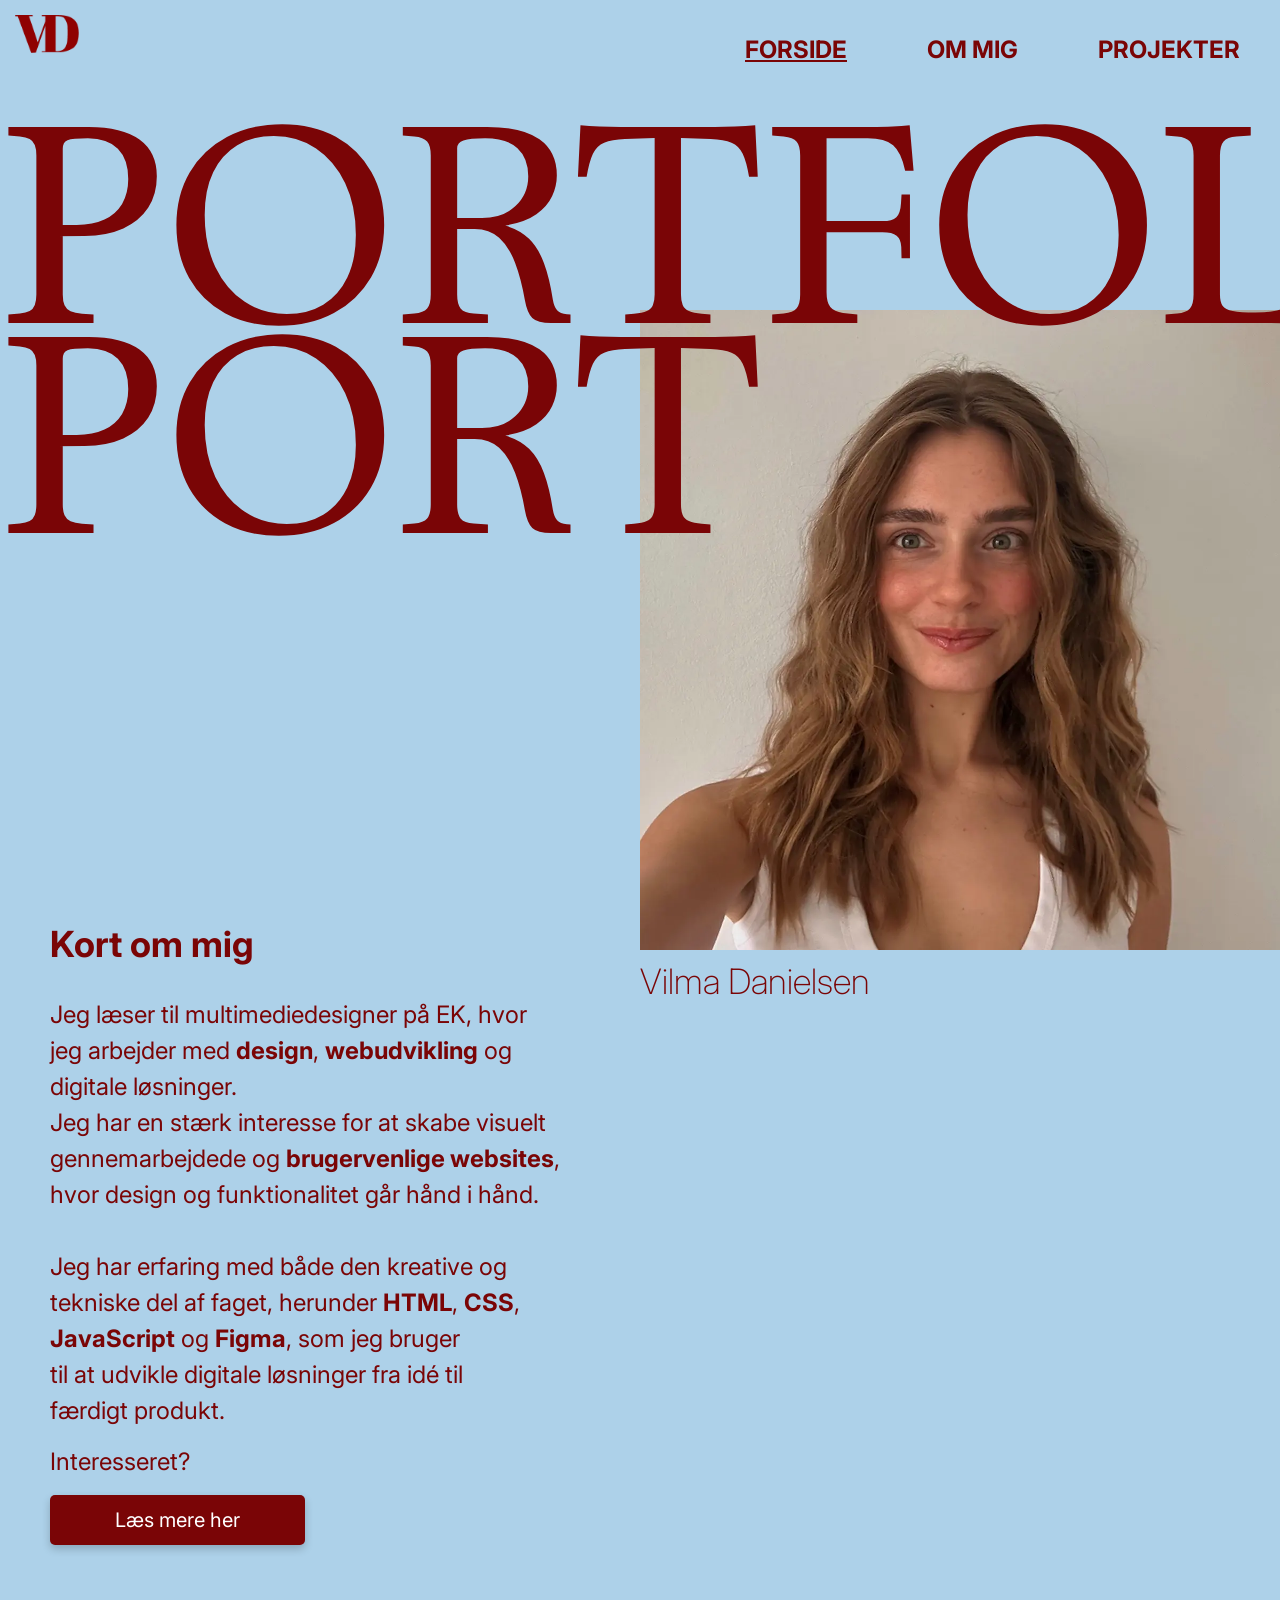
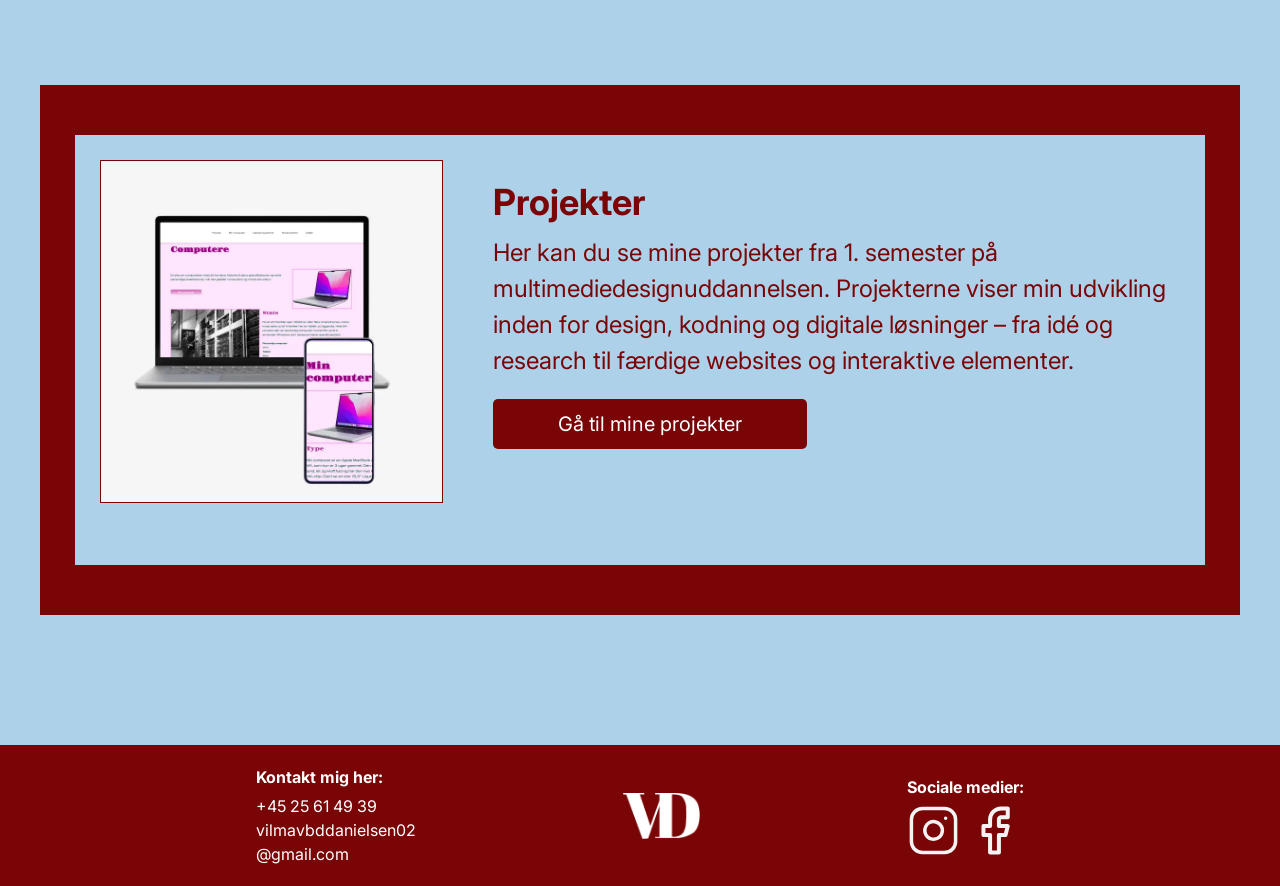
<file: index.html>
<!DOCTYPE html>
<html lang="da">

<head>
    <meta charset="UTF-8">
    <meta name="viewport" content="width=device-width, initial-scale=1.0">
    <title>Forside</title>
    <meta name="robots" content="noindex">
    <link rel="preconnect" href="https://fonts.googleapis.com">
    <link rel="preconnect" href="https://fonts.gstatic.com" crossorigin>
    <link
        href="https://fonts.googleapis.com/css2?family=Bangers&family=Hedvig+Letters+Serif:opsz@12..24&family=Manrope:wght@200..800&display=swap"
        rel="stylesheet">
    <link rel="preconnect" href="https://fonts.googleapis.com">
    <link rel="preconnect" href="https://fonts.gstatic.com" crossorigin>
    <link
        href="https://fonts.googleapis.com/css2?family=Bangers&family=Hedvig+Letters+Serif:opsz@12..24&family=Inter:ital,opsz,wght@0,14..32,100..900;1,14..32,100..900&family=Manrope:wght@200..800&display=swap"
        rel="stylesheet">
    <link rel="stylesheet" href="custom.css">
    <link rel="stylesheet" href="layout.css">
    <link rel="stylesheet" href="style.css">
    <link rel="icon" type="image/webp" sizes="32x32" href="img/logo.webp">


</head>


<body>
    <header>
        <div class="logo">
            <a class="logo-btn" href="index.html"><img src="img/logo.webp" alt="logo"></a>
        </div>

        <nav>

            <ul class="menu">
                <li><a href="index.html" class="aktiv">Forside</a></li>
                <li><a href="ommig.html">Om mig</a></li>
                <li><a href="projekter.html">Projekter</a></li>
            </ul>

            <button class="burger">
                <span class="line"></span>
                <span class="line"></span>
                <span class="line"></span>
            </button>
        </nav>

    </header>

    <main>
        <section class="hero">

            <h1 class="indexoverskrift">
                PORTFOLIO <br>
                PORT
            </h1>

            <div class="indexvilma">
                <img src="img/portrait.webp" alt="portræt">
                <p>Vilma Danielsen</p>
            </div>

            <div class="ommigteaser">
                <h2>Kort om mig</h2>
                <p>Jeg læser til multimediedesigner på EK, hvor jeg arbejder med <strong>design</strong>,
                    <strong>webudvikling</strong> og digitale løsninger. <br>Jeg har en
                    stærk interesse for at skabe visuelt gennemarbejdede og <strong>brugervenlige websites</strong>,
                    hvor design og funktionalitet går hånd i
                    hånd.
                    <br> <br>
                    Jeg har erfaring med både den kreative og tekniske del af faget, herunder <strong>HTML</strong>,
                    <strong>CSS</strong>, <strong>JavaScript</strong>
                    og <strong>Figma</strong>, som jeg bruger
                    til at udvikle digitale løsninger fra idé til færdigt produkt.
                </p>
                <p>Interesseret?</p>


                <a href="ommig.html">Læs mere her</a>
            </div>
        </section>





        <!------ Projekter teaser  ------>
        <section class="projektsektion">
            <div class="indexgrid_1-2">
                <div><img src="img/teaserbillede.webp" alt="teaserbillede"></div>
                <div>
                    <h2>Projekter</h2>
                    <p>Her kan du se mine projekter fra 1. semester på multimediedesignuddannelsen.

                        Projekterne viser min udvikling inden for design, kodning og digitale løsninger – fra idé og
                        research til færdige
                        websites og interaktive elementer.</p>
                    <a class="indexprojektknap" href="projekter.html">Gå til mine projekter</a>
                </div>

            </div>
        </section>


    </main>


    <footer>
        <div class="footer-sektion">
            <div class="kontaktoplysninger">
                <h3> Kontakt mig her:</h3>
                <p>+45 25 61 49 39</p>
                <a href="mailto:vilmavbddanielsen02@gmail.com">
                    vilmavbddanielsen02 <br> @gmail.com
                </a>
            </div>
            <div class="logofooter">
                <a href="index.html"><img src="img/logowhite.webp" alt="logo"></a>
            </div>
            <div>
                <h3>Sociale medier:</h3>
                <div class="medierikoner">
                    <div><a href="https://www.instagram.com/vilmabaltzer/" target="_blank"><img src="img/ig-logo.svg"
                                alt="insta"></a>
                    </div>
                    <div><a href="https://www.facebook.com/profile.php?id=100009377991210&locale=da_DK"
                            target="_blank"><img src="img/fb-logo.svg" alt="fb"></a>
                    </div>
                </div>
            </div>

        </div>

    </footer>
    <script src="menu.js"></script>
</body>


</html>
</file>
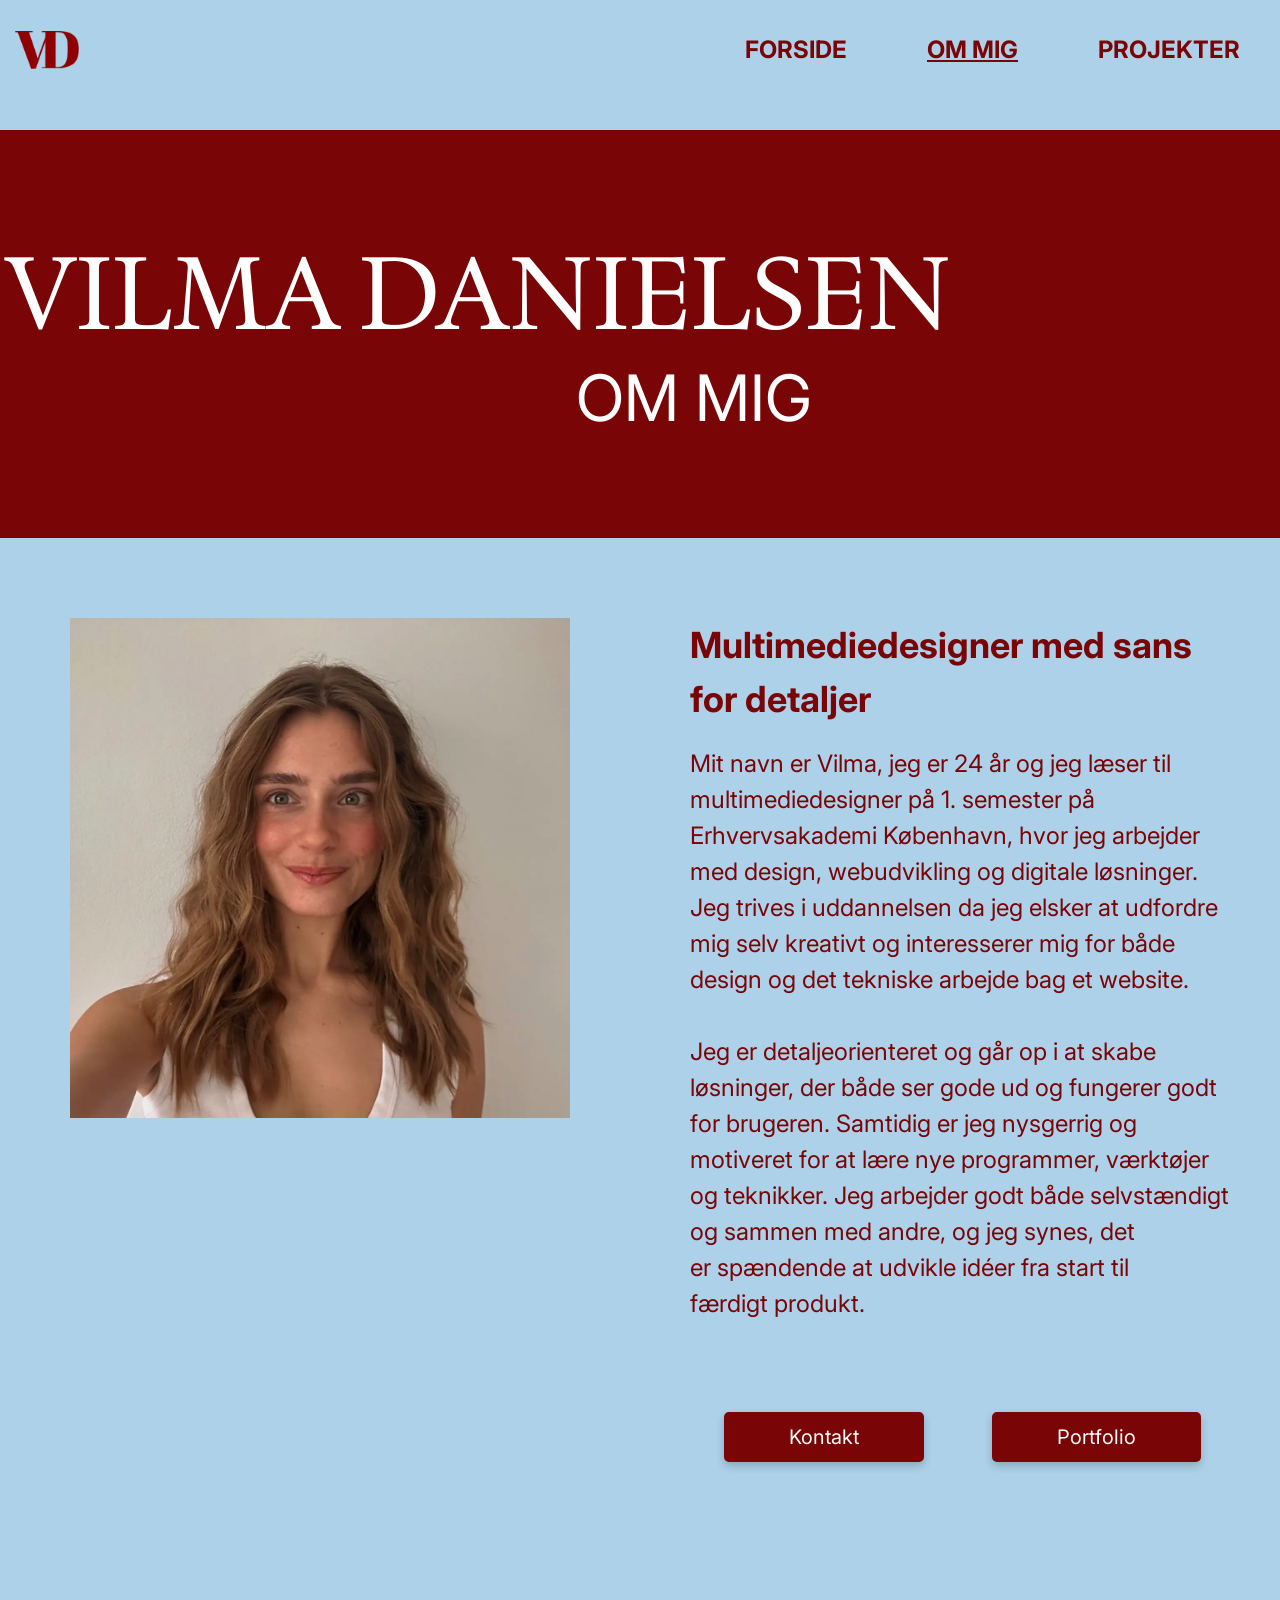
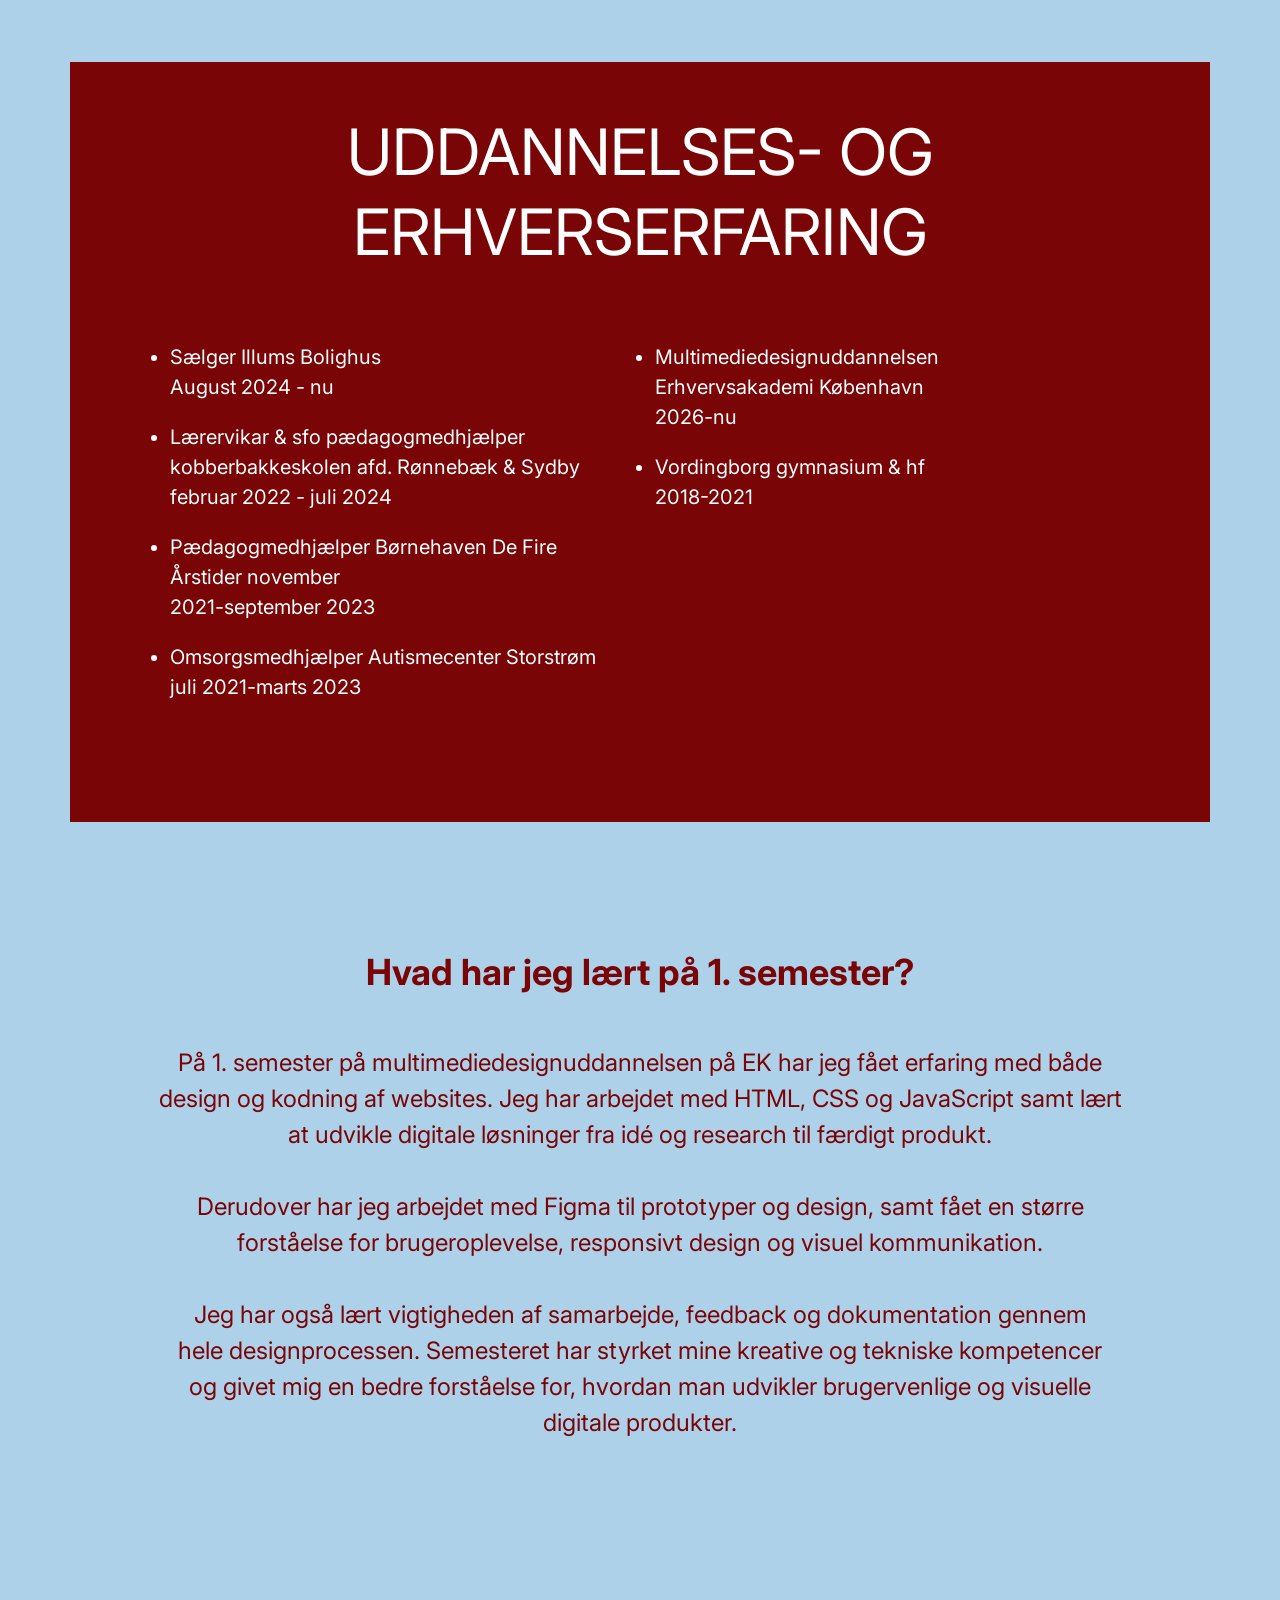
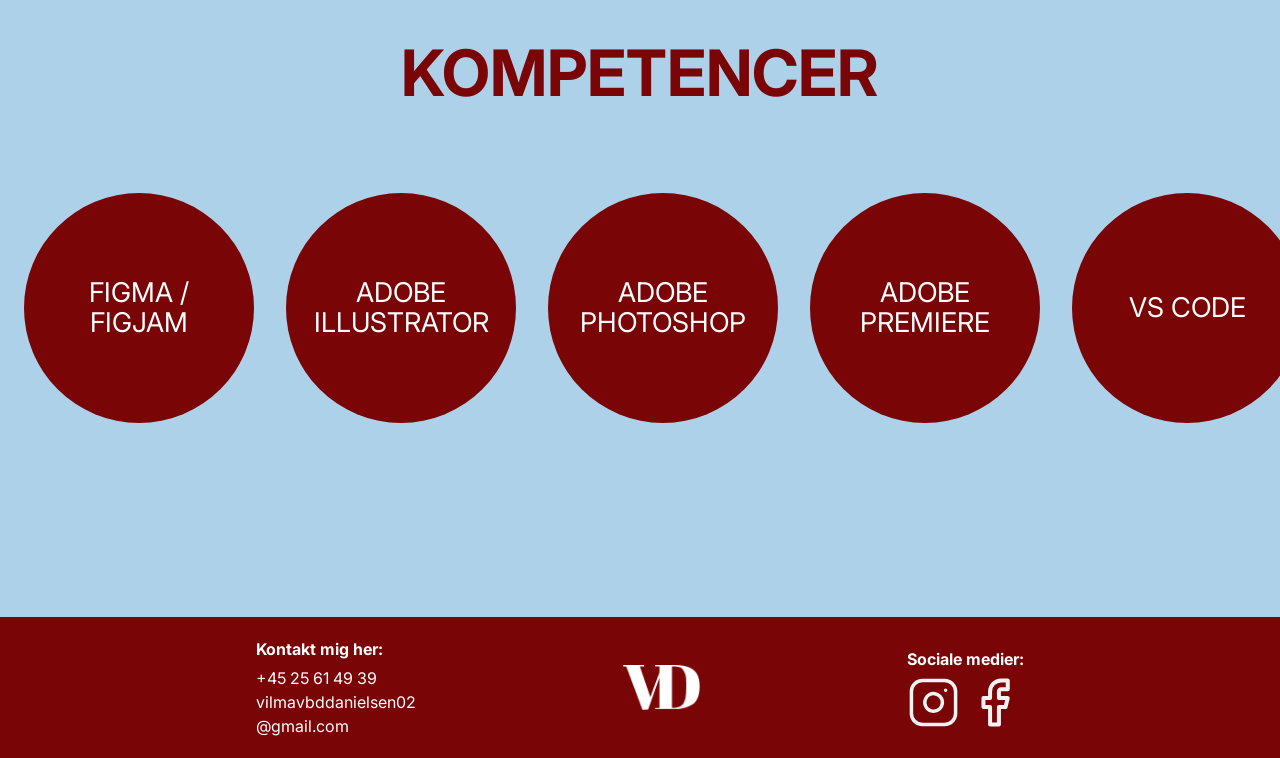
<file: ommig.html>
<!DOCTYPE html>
<html lang="da">

<head>
    <meta charset="UTF-8">
    <meta name="viewport" content="width=device-width, initial-scale=1.0">
    <title>Om mig</title>
    <meta name="robots" content="noindex">
    <link rel="preconnect" href="https://fonts.googleapis.com">
    <link rel="preconnect" href="https://fonts.gstatic.com" crossorigin>
    <link
        href="https://fonts.googleapis.com/css2?family=Bangers&family=Hedvig+Letters+Serif:opsz@12..24&family=Manrope:wght@200..800&display=swap"
        rel="stylesheet">
    <link rel="preconnect" href="https://fonts.googleapis.com">
    <link rel="preconnect" href="https://fonts.gstatic.com" crossorigin>
    <link
        href="https://fonts.googleapis.com/css2?family=Bangers&family=Hedvig+Letters+Serif:opsz@12..24&family=Inter:ital,opsz,wght@0,14..32,100..900;1,14..32,100..900&family=Manrope:wght@200..800&display=swap"
        rel="stylesheet">
    <link rel="stylesheet" href="custom.css">
    <link rel="stylesheet" href="layout.css">
    <link rel="stylesheet" href="style.css">
    <link rel="icon" type="image/webp" sizes="32x32" href="img/logo.webp">


</head>

<body>
    <header>
        <nav>
            <div>
                <a class="logo-btn" href="index.html"><img src="img/logo.webp" alt="logo"></a>
            </div>
            <ul class="menu">
                <li><a href="index.html">Forside</a></li>
                <li><a href="ommig.html" class="aktiv">Om mig</a></li>
                <li><a href="projekter.html">Projekter</a></li>
            </ul>

            <button class="burger">
                <span class="line"></span>
                <span class="line"></span>
                <span class="line"></span>
            </button>
        </nav>

    </header>

    <main>
        <section class="ommigside">
            <div class="om-overskrifter">
                <h1>Vilma Danielsen</h1>
                <h2>Om mig</h2>
            </div>
            <!------ Om mig afsnit  ------>

            <div class="omafsnit">
                <div><img class="om-img" src="img/portrait.webp" alt="portræt"></div>
                <div class="om-info">
                    <h3>Multimediedesigner med
                        sans for detaljer</h3>
                    <p>Mit navn er Vilma, jeg er 24 år og jeg læser til multimediedesigner på 1. semester på
                        Erhvervsakademi København, hvor
                        jeg arbejder med design, webudvikling og digitale løsninger. Jeg trives i uddannelsen da jeg
                        elsker at udfordre mig selv
                        kreativt og interesserer mig for både design og det tekniske arbejde bag et website.
                        <br><br>Jeg
                        er detaljeorienteret og går op i at skabe løsninger, der både ser gode ud og fungerer
                        godt
                        for brugeren. Samtidig er
                        jeg nysgerrig og motiveret for at lære nye programmer, værktøjer og teknikker. Jeg arbejder
                        godt
                        både selvstændigt og
                        sammen med andre, og jeg synes, det er spændende at udvikle idéer fra start til færdigt
                        produkt.
                    </p>

                    <!----- knapper i 'om mig'-afsnittet ------>
                    <div class="omafsnitknapper">
                        <a class="kontaktknap" href="mailto:vilmavbddanielsen02@gmail.com">Kontakt</a>
                        <a class="projekterknap" href="projekter.html">Portfolio</a>
                    </div>
                </div>
            </div>
        </section>

        <!------ Uddannelses- og erhverserfaring liste ------>
        <section class="om-udd">
            <h2>Uddannelses- og erhverserfaring</h2>
            <div class="grid_1-1">
                <div class="erhverv">
                    <ul>
                        <li>Sælger Illums Bolighus <br> August 2024 - nu</li>
                        <li> Lærervikar & sfo pædagogmedhjælper kobberbakkeskolen afd. Rønnebæk & Sydby <br> februar
                            2022 - juli 2024</li>
                        <li>Pædagogmedhjælper Børnehaven De Fire Årstider november <br> 2021-september 2023</li>

                        <li>Omsorgsmedhjælper Autismecenter Storstrøm <br> juli 2021-marts 2023</li>
                    </ul>
                </div>

                <div class="uddannelse">
                    <ul>
                        <li>Multimediedesignuddannelsen Erhvervsakademi København <br>2026-nu</li>
                        <li>Vordingborg gymnasium & hf <br> 2018-2021</li>
                    </ul>
                </div>
            </div>
        </section>


        <!----- Afsnit om 1. semester  ----->
        <section>
            <div class="semester-info">
                <h2>Hvad har jeg lært på 1. semester?</h2>
                <p>På 1. semester på multimediedesignuddannelsen på EK har jeg fået erfaring med både design og
                    kodning
                    af websites. Jeg har arbejdet med HTML, CSS og JavaScript samt lært at udvikle digitale
                    løsninger
                    fra idé og research
                    til færdigt produkt. <br> <br>

                    Derudover har jeg arbejdet med Figma til prototyper og design, samt fået en større forståelse
                    for
                    brugeroplevelse,
                    responsivt design og visuel kommunikation.
                    <br><br>Jeg har også lært vigtigheden af samarbejde, feedback og dokumentation gennem hele
                    designprocessen.
                    Semesteret har
                    styrket mine kreative og tekniske kompetencer og givet mig en bedre forståelse for, hvordan man
                    udvikler
                    brugervenlige
                    og visuelle digitale produkter.
                </p>
            </div>
        </section>
        <!----- kompetencer  -------->
        <section class="kompetencer">

            <h2>Kompetencer</h2>
            <div class="grid_1-1-1-1-1">
                <div class="cirkel">
                    <p>Figma / figjam</p>
                </div>
                <div class="cirkel">
                    <p>Adobe illustrator</p>
                </div>
                <div class="cirkel">
                    <p>Adobe photoshop</p>
                </div>
                <div class="cirkel">
                    <p>Adobe premiere</p>
                </div>
                <div class="cirkel">
                    <p>Vs Code</p>
                </div>
            </div>
        </section>
    </main>


    <footer>
        <div class="footer-sektion">
            <div class="kontaktoplysninger">
                <h3> Kontakt mig her:</h3>
                <p>+45 25 61 49 39</p>
                <a href="mailto:vilmavbddanielsen02@gmail.com">
                    vilmavbddanielsen02 <br> @gmail.com
                </a>
            </div>
            <div class="logofooter">
                <a href="index.html"><img src="img/logowhite.webp" alt="logo"></a>
            </div>
            <div>
                <h3>Sociale medier:</h3>
                <div class="medierikoner">
                    <div><a href="https://www.instagram.com/vilmabaltzer/" target="_blank"><img src="img/ig-logo.svg"
                                alt="insta"></a>
                    </div>
                    <div><a href="https://www.facebook.com/profile.php?id=100009377991210&locale=da_DK"
                            target="_blank"><img src="img/fb-logo.svg" alt="fb"></a>
                    </div>
                </div>
            </div>

        </div>

    </footer>
    <script src="menu.js"></script>







</body>

</html>
</file>
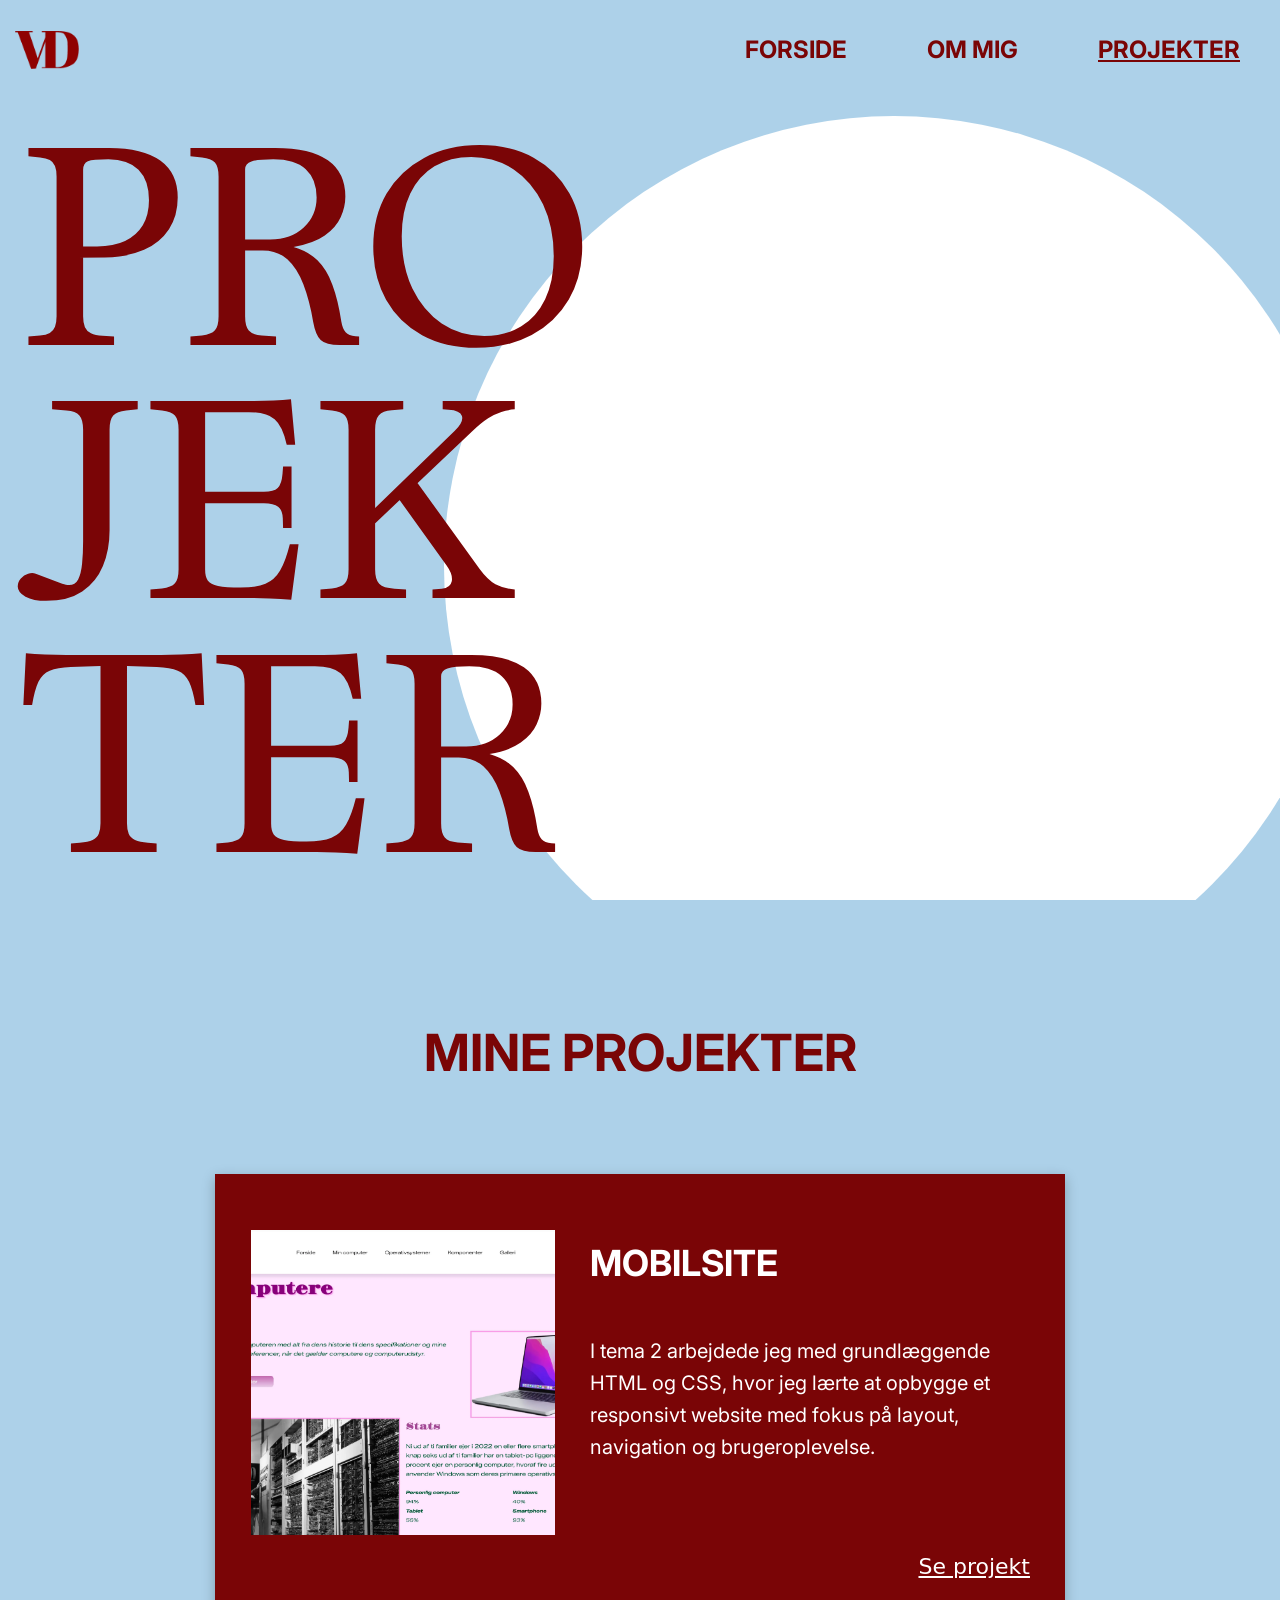
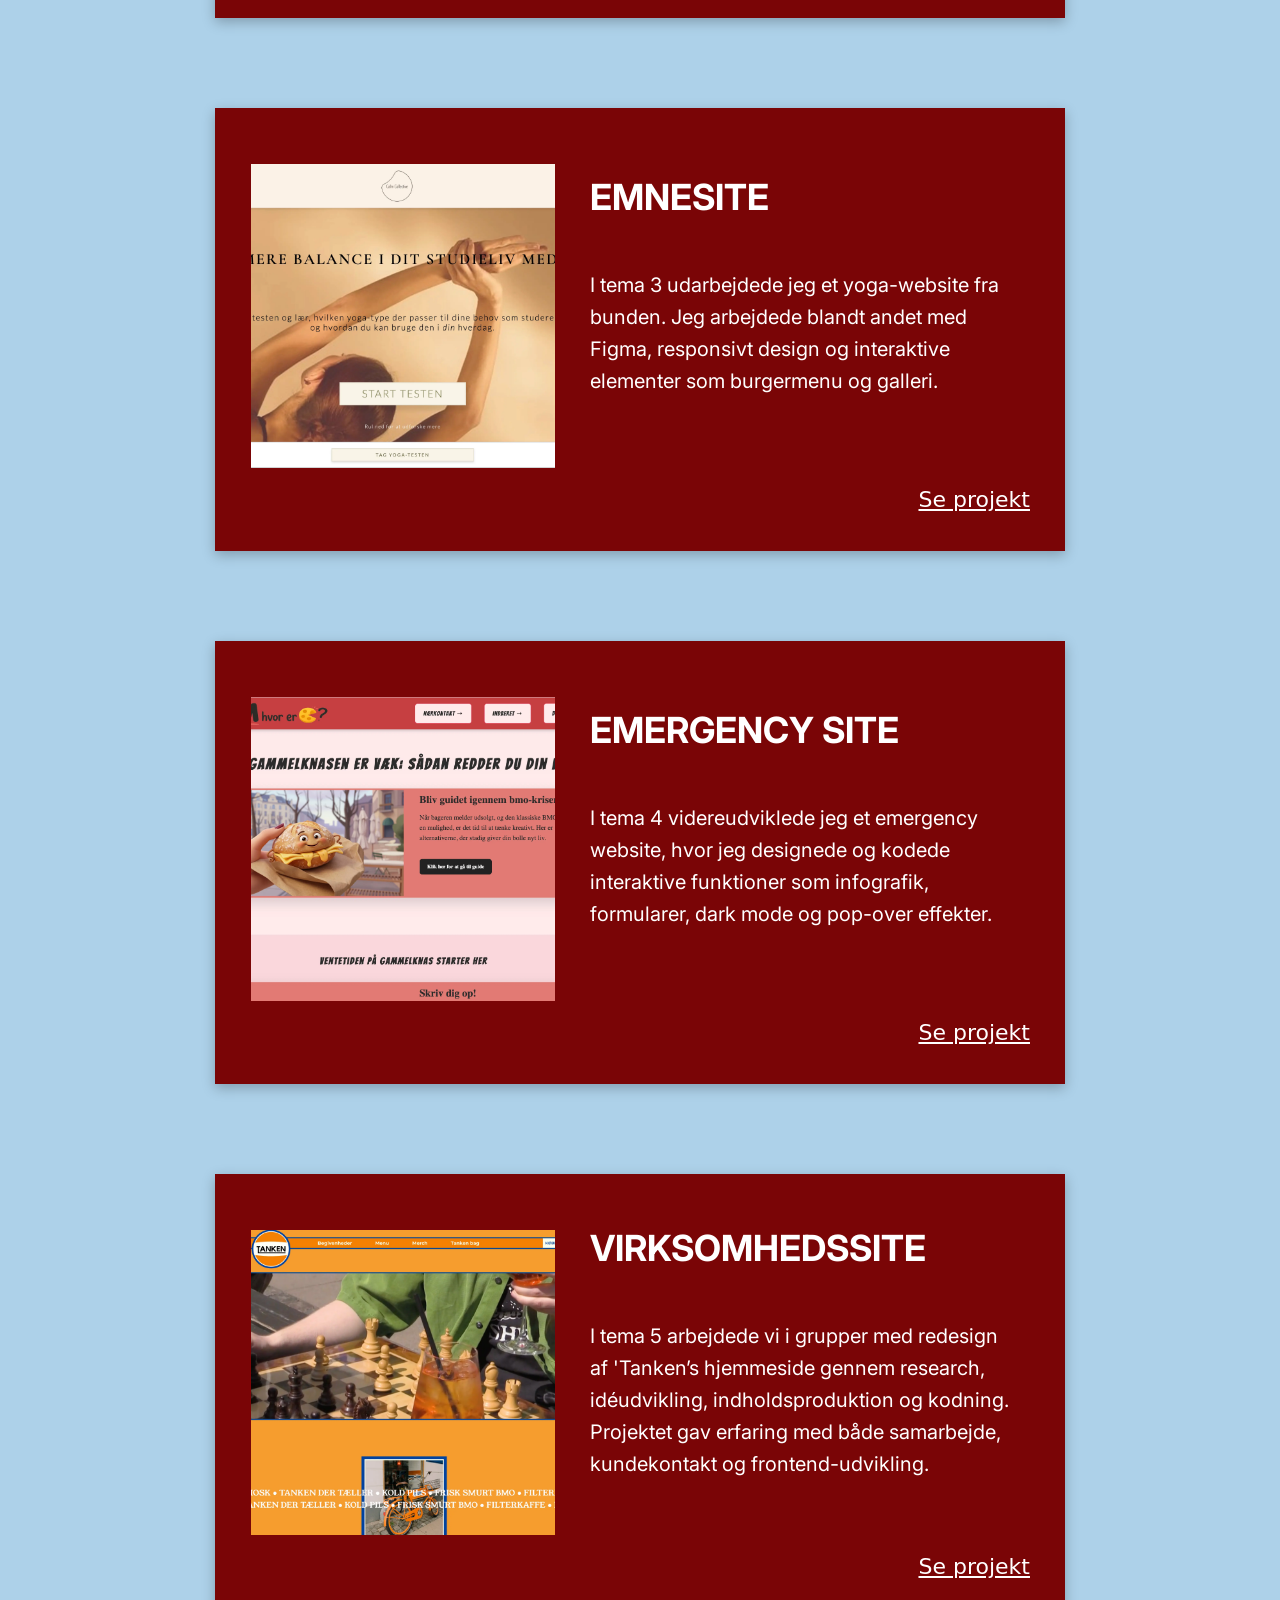
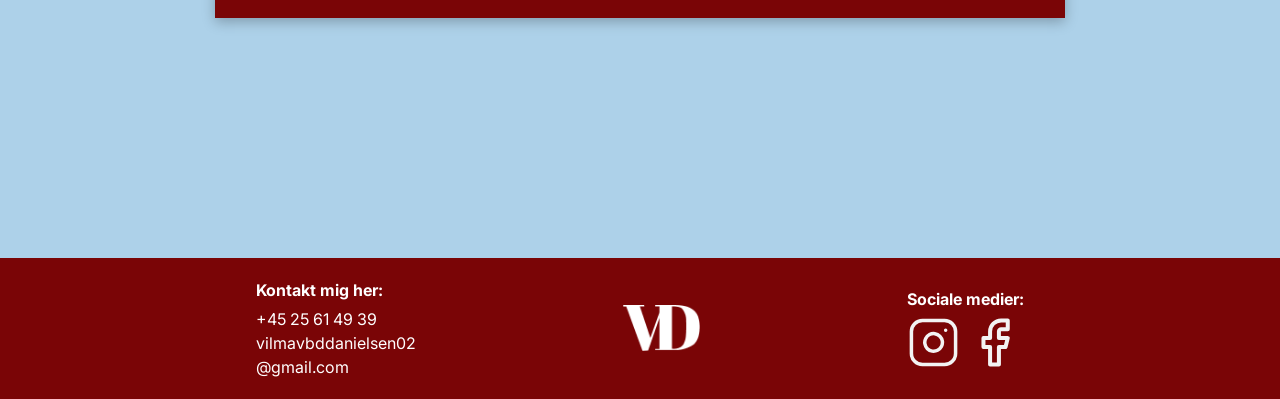
<file: projekter.html>
<!DOCTYPE html>
<html lang="da">

<head>
    <meta charset="UTF-8">
    <meta name="viewport" content="width=device-width, initial-scale=1.0">
    <title>Projekter</title>
    <meta name="robots" content="noindex">
    <link rel="preconnect" href="https://fonts.googleapis.com">
    <link rel="preconnect" href="https://fonts.gstatic.com" crossorigin>
    <link
        href="https://fonts.googleapis.com/css2?family=Bangers&family=Hedvig+Letters+Serif:opsz@12..24&family=Manrope:wght@200..800&display=swap"
        rel="stylesheet">
    <link rel="preconnect" href="https://fonts.googleapis.com">
    <link rel="preconnect" href="https://fonts.gstatic.com" crossorigin>
    <link
        href="https://fonts.googleapis.com/css2?family=Bangers&family=Hedvig+Letters+Serif:opsz@12..24&family=Inter:ital,opsz,wght@0,14..32,100..900;1,14..32,100..900&family=Manrope:wght@200..800&display=swap"
        rel="stylesheet">
    <link rel="stylesheet" href="custom.css">
    <link rel="stylesheet" href="layout.css">
    <link rel="stylesheet" href="style.css">
    <link rel="icon" type="image/webp" sizes="32x32" href="img/logo.webp">



</head>

<body>
    <header>
        <nav>
            <div>
                <a class="logo-btn" href="index.html"><img src="img/logo.webp" alt="logo"></a>
            </div>
            <ul class="menu">
                <li><a href="index.html">Forside</a></li>
                <li><a href="ommig.html">Om mig</a></li>
                <li><a href="projekter.html" class="aktiv">Projekter</a></li>
            </ul>

            <button class="burger">
                <span class="line"></span>
                <span class="line"></span>
                <span class="line"></span>
            </button>
        </nav>

    </header>
    <main>
        <section class="projekthero">
            <div class="circle"></div>
            <h1 class="forsideh1">PRO<br>JEK<br>TER</h1>
        </section>

        <section class="mineprojekter">
            <h2>MINE PROJEKTER</h2>

            <!------- projekt 2 popover ------------->
            <article class="projekt-kort projekt2-kort">

                <img class="kvadrat" src="img-tema2/forside.webp" alt="Mobilsite projekt">
                <div>
                    <h3>MOBILSITE</h3>
                    <p>
                        I tema 2 arbejdede jeg med grundlæggende HTML og CSS, hvor jeg lærte at opbygge et
                        responsivt website med fokus på layout, navigation og brugeroplevelse.
                    </p>
                </div>
                <button popovertarget="projekt-kort2_popover">Se projekt</button>

                <div id="projekt-kort2_popover" class="popup" popover>
                    <button popovertarget="projekt-kort2_popover">Luk</button>
                    <div class="temapopover">

                        <h1> Tema 2 <br>Mobilsite
                        </h1>
                        <div class="sektion">
                            <img src="img-tema2/forside.webp" alt="forside">
                            <div>
                                <h2>1. Løsning</h2>
                                <p>Opgaven gik ud på at kode et website ud fra udleveret materiale samt en række
                                    krav og
                                    et
                                    eksempel på, hvordan det
                                    færdige website skulle se ud. Blandt andet skulle der indgå en menu,
                                    struktureret
                                    layout, en
                                    cta-knap, punktliste og at
                                    designet skulle være responsivt, alt sammen ved benyttelse af HTML og CSS.</p>
                            </div>
                        </div>



                        <div class="sektion">

                            <img src="img-tema2/mobilversion.webp" alt="mobilversion">
                            <div>
                                <h2>2. Proces</h2>
                                <p>Jeg arbejdede med at strukturere websiderne i HTML og style dem med CSS, så
                                    layout,
                                    farver, billeder og typografi
                                    passede til det ønskede design. Til layoutet brugte jeg grid til at opdele og
                                    placere
                                    indholdet på siden på en
                                    overskuelig måde. <br> <br>
                                    Vi lærte også at opbygge en menu i HTML og style den med CSS ved hjælp af flex
                                    og
                                    position: sticky, så menuen blev
                                    liggende i toppen af siden under scrolling. Derudover lavede vi en punktliste
                                    ved
                                    hjælp
                                    af grid. Ved at tilføje classes
                                    til dl (description list) og div-elementerne i HTML kunne jeg bruge grid-row og
                                    grid-column til at placere elementerne
                                    præcist i layoutet.
                                    <br><br>
                                    Derudover arbejdede jeg med responsivt design ved hjælp af media queries, så
                                    websitet
                                    kunne tilpasse sig forskellige
                                    skærmstørrelser og fungere på både mobil og desktop.
                                </p>
                            </div>
                        </div>

                        <div class="sektion">
                            <img src="img-tema2/komponenter.webp" alt="komponenter">
                            <div>
                                <div>
                                    <h2>3. Læring og refleksion</h2>
                                    <p>I tema 2 arbejdede jeg med grundlæggende webudvikling og fik en introduktion
                                        til
                                        de
                                        vigtigste værktøjer og metoder inden
                                        for frontend-design.
                                        <br> <br>
                                        Derudover arbejdede jeg med designprincipper og lærte, hvordan visuelle
                                        elementer
                                        som
                                        typografi, farver og opstilling
                                        har stor betydning for brugeroplevelsen.
                                        <br> <br>
                                        En vigtig del af projektet var at lære responsivt design. Jeg lærte at
                                        tilpasse
                                        websitet
                                        til forskellige skærmstørrelser
                                        som mobil, tablet og computer, så indholdet fungerede på alle enheder.
                                        <br> <br>
                                        Projektet gav mig en forståelse for, hvordan man opbygger et website fra
                                        bunden
                                        ved
                                        hjælp af HTML og CSS. Jeg lærte at
                                        strukturere websider i HTML og bruge CSS til at style tekst, billeder,
                                        farver og
                                        layout,
                                        så hjemmesiden blev mere
                                        overskuelig og brugervenlig.
                                    </p>
                                </div>
                            </div>


                        </div>
                        <a class="website" href="https://vida1000.github.io/website_v1_final/" target="_blank">Gå
                            til sitet</a>
                    </div>
                </div>
            </article>




            <!---------------- projekt 3 popover ------------->

            <article class="projekt-kort projekt3-kort">
                <img class="kvadrat" src="img-tema3/emneforside.webp" alt="Emnesite projekt">
                <div>
                    <h3>EMNESITE</h3>
                    <p>
                        I tema 3 udarbejdede jeg et yoga-website fra bunden.

                        Jeg arbejdede blandt andet med Figma, responsivt design og interaktive elementer som
                        burgermenu og galleri.
                    </p>
                </div>
                <button popovertarget="projekt-kort3_popover">Se projekt</button>
                <div id="projekt-kort3_popover" class="popup" popover>
                    <button popovertarget="projekt-kort3_popover">Luk</button>

                    <div class="temapopover">
                        <h1>Tema 3 <br>Emnesite
                        </h1>

                        <div class="sektion">
                            <img src="img-tema3/emneforside.webp" alt="forside">
                            <div>
                                <h2>1. Løsning</h2>
                                <p>I tema 3 arbejdede jeg med at designe og udvikle et website om et selvvalgt emne.
                                    Opgaven
                                    omfattede hele processen fra
                                    idéudvikling og research til udarbejdelse af prototype, kodning i HTML, CSS og
                                    JavaScript samt efterfølgende test,
                                    præsentation og dokumentation. Jeg valgte at udvikle en hjemmeside om yoga med
                                    fokus
                                    på
                                    brugervenlighed og et design, der understøttede temaet. For at
                                    skabe den rette stemning arbejdede jeg med rolige farver, en enkel visuel stil
                                    og et
                                    overskueligt layout.
                                </p>
                            </div>
                        </div>




                        <div class="sektion">
                            <img src="img-tema3/proces2emne.webp" alt="proces">
                            <div>
                                <h2>2. Proces</h2>
                                <p>Jeg arbejdede med min research og idéudvikling i Figma og FigJam, hvor jeg
                                    samlede
                                    inspiration, noter og idéer til mit
                                    website om yoga. Her udviklede jeg også moodboards og styletiles, som var med
                                    til at
                                    skabe en tydelig visuel retning og
                                    en sammenhængende stemning for designet.
                                    (indsæt billeder af dokumationen fra figma)
                                    <br> <br>
                                    Derudover testede jeg mine designvalg og min digitale prototype på brugere for
                                    at
                                    undersøge, hvad der fungerede godt
                                    både visuelt og i forhold til brugeroplevelse (UX). Gennem disse tests og
                                    analyser
                                    fik
                                    jeg indsigt i, om mit design
                                    levede op til mine mål og visioner, samt hvilke områder der kunne forbedres.
                                </p>
                            </div>
                        </div>



                        <div class="sektion">
                            <img src="img-tema3/proces1.webp" alt="proces1">
                            <div>
                                <h2>3. Læring og refleksion</h2>
                                <p>Efter jeg har arbejdet med hele design- og udviklingsprocessen fra idé til
                                    færdigt
                                    website, og jeg har fået en bedre
                                    forståelse for, hvordan de forskellige faser hænger sammen. Jeg startede med
                                    research og
                                    valg af emne (yoga), hvor jeg
                                    arbejdede med at definere målgruppe og formål, hvilket hjalp mig med at skabe en
                                    klar
                                    retning for projektet.
                                    <br> <br>
                                    Jeg har erfaret, at moodboards, wireframes og visuelle valg er vigtige for at
                                    omsætte
                                    idéer til et sammenhængende
                                    design. Arbejdet i Figma med en klikbar prototype gjorde det tydeligt for mig,
                                    hvor
                                    vigtigt brugerflow og test er, da
                                    det gav mulighed for at justere designet inden kodning.
                                    <br><br>
                                    I kodningsfasen har jeg fået erfaring med at bygge et responsivt website i HTML,
                                    CSS
                                    og
                                    JavaScript, og jeg har lært,
                                    hvor afgørende struktur og god planlægning er for et velfungerende resultat på
                                    tværs
                                    af
                                    skærmstørrelser. Gennem test og
                                    optimering har jeg desuden fået indsigt i, hvordan små ændringer kan forbedre
                                    både
                                    brugervenlighed og performance.
                                </p>
                            </div>
                        </div>


                        <a class="website" href="https://vida1000.github.io/emnesite/" target="_blank">Gå til
                            sitet her</a>

                    </div>
                </div>
            </article>



            <!---------------- projekt 4 popover ------------->

            <article class="projekt-kort projekt-kort4">

                <img class="kvadrat" src="img-tema4/forsideemerg.webp" alt="Emergency site projekt">

                <div>
                    <h3>EMERGENCY SITE</h3>
                    <p>
                        I tema 4 videreudviklede jeg et emergency website, hvor jeg designede og kodede interaktive
                        funktioner som infografik,
                        formularer, dark mode og pop-over effekter.
                    </p>
                </div>
                <button popovertarget="projekt-kort4_popover">Se projekt</button>
                <div id="projekt-kort4_popover" class="popup" popover>
                    <button popovertarget="projekt-kort4_popover">Luk</button>


                    <div class="temapopover">

                        <h1>Tema 4 <br>Emergency site
                        </h1>
                        <div class="sektion">
                            <img src="img-tema4/forsideemerg.webp" alt="forside">
                            <div>
                                <h2>1. Løsning</h2>
                                <p>Jeg har arbejdet med at udvikle dele af et emergency website ud fra et
                                    eksisterende
                                    kodefundament. Jeg har selv valgt en
                                    nødsituation og bygget videre på sitet ved at designe og kode forskellige
                                    funktioner
                                    og
                                    sider. <br>
                                    I løbet af forløbet har jeg arbejdet med en infografik, en webformular, en
                                    forside
                                    og et
                                    dark mode, som alle er blevet
                                    integreret i mit site. <br> Jeg har brugt HTML, CSS og JavaScript samt
                                    Illustrator
                                    til
                                    at
                                    udvikle visuelle og interaktive
                                    elementer, der passer til mit valgte tema. Derudover har jeg lavet pop-over
                                    effekter
                                    og
                                    arbejdet med keyframes i CSS for
                                    at skabe animationer og mere dynamiske brugeroplevelser.
                                </p>
                            </div>
                        </div>


                        <div class="sektion">
                            <img src="img-tema4/proces2emerg.webp" alt="proces2">
                            <div>
                                <h2>2. Proces</h2>
                                <p>I processen har jeg designet en infografik i Illustrator og efterfølgende
                                    implementeret
                                    den på sitet, hvor jeg har gjort
                                    den interaktiv med CSS og JavaScript. <br>
                                    Jeg har arbejdet med animationer på både artikler og SVG-infografik for at skabe
                                    mere
                                    dynamik på siden.
                                    Derudover har jeg implementeret dark mode, så designet kan skifte fra lys til
                                    mørk.
                                    Jeg har også lavet popover-effekter på forsiden, hvor artikler åbnes i et
                                    overlay
                                    ved
                                    klik på “Læs mere”, styret med
                                    HTML, CSS og JavaScript. <br>
                                    Til sidst har jeg udviklet en relevant tilmeldings-formular med forskellige
                                    inputtyper
                                    som checkboxes og radioknapper
                                    med fokus på struktur og brugervenlighed.

                                </p>
                            </div>
                        </div>

                        <div class="sektion">
                            <img src="img-tema4/proces1.webp" alt="proces1">
                            <div>
                                <h2>3. Læring og refleksion</h2>
                                <p>Gennem arbejdet har jeg fået en bedre forståelse for, hvordan design og
                                    interaktivitet
                                    kan kombineres for at skabe en
                                    mere levende brugeroplevelse. Jeg har lært, hvordan JavaScript og CSS kan bruges
                                    til
                                    at
                                    gøre statisk indhold dynamisk,
                                    og hvordan små funktioner som animationer og overlays kan forbedre brugerens
                                    oplevelse.
                                    <br> Derudover har jeg fået erfaring
                                    med at arbejde mere struktureret med formularer og forstået vigtigheden af god
                                    opbygning
                                    og brugervenlighed.
                                </p>
                            </div>
                        </div>

                        <a class="website" href="https://vida1000.github.io/emergency-site/" target="_blank">Gå til
                            sitet her</a>
                    </div>
                </div>
            </article>



            <!---------------- projekt 5 popover ------------->



            <article class="projekt-kort projekt-kort5">
                <img class="kvadrat" src="img-tema5/forsidetanken.webp" alt="Virksomhedssite projekt">
                <div>
                    <h3>VIRKSOMHEDSSITE</h3>
                    <p>
                        I tema 5 arbejdede vi i grupper med redesign af 'Tanken’s hjemmeside gennem research,
                        idéudvikling, indholdsproduktion
                        og kodning. Projektet gav erfaring med både samarbejde, kundekontakt og frontend-udvikling.
                    </p>
                </div>
                <button popovertarget="projekt-kort5_popover">Se projekt</button>
                <div id="projekt-kort5_popover" class="popup" popover>
                    <button popovertarget="projekt-kort5_popover">Luk</button>


                    <div class="temapopover">
                        <h1 class="tema5h1">Tema 5 <br>Virksomhedssite
                        </h1>
                        <div class="sektion">
                            <img src="img-tema5/forsidetanken.webp" alt="forside">
                            <div>
                                <h2>1. Løsning</h2>
                                <p>I tema 5 arbejdede vi med redesign af en eksisterende virksomheds hjemmeside
                                    gennem
                                    et
                                    gruppeprojekt.
                                    Formålet var at skabe et mere moderne, brugervenligt og visuelt opdateret
                                    website,
                                    som
                                    passede bedre til virksomhedens
                                    identitet og målgruppe.
                                    Derudover skulle sitet indeholde indholdsproduktion i form af blandt andet
                                    tekst,
                                    billeder og visuelle elementer.
                                </p>
                            </div>
                        </div>


                        <div class="sektion">
                            <img src="img-tema5/tankenp2.webp" alt="forside">
                            <div>
                                <h2>2. Proces</h2>
                                <p>Vi startede projektet med at opsætte et Scrumboard for at skabe struktur og
                                    overblik
                                    over
                                    planlægning, opgaver og
                                    udviklingsprocessen.
                                    <br><br>
                                    Herefter satte vi projektet i gang med research og tæt kommunikation med
                                    virksomheden.
                                    Gennem interviews fik vi en bedre
                                    forståelse af deres behov, ønsker og målgruppe, hvilket dannede grundlag for det
                                    videre
                                    arbejde.
                                    Efterfølgende arbejdede vi med idéudvikling og design i Figma, hvor vi udviklede
                                    wireframes, moodboards og flere
                                    forskellige prototyper for løbende at teste og forbedre designet.
                                    <br><br>
                                    Under hele processen dokumenterede vi vores arbejde og samarbejdede løbende om
                                    både
                                    design og udvikling. Vi producerede
                                    desuden indhold til hjemmesiden, herunder billeder og tekst, for at skabe et
                                    mere
                                    professionelt og sammenhængende
                                    udtryk.
                                    <br><br>
                                    Da designet var på plads, begyndte vi kodningen af hjemmesiden med HTML og CSS.
                                    Vi
                                    brugte GitHub til versionsstyring og
                                    samarbejdede gennem branches og merges, hvilket gav en mere struktureret
                                    arbejdsproces.
                                    Til sidst testede vi hjemmesiden og præsenterede det færdige redesign.
                                </p>
                            </div>
                        </div>

                        <div class="sektion">
                            <img src="img-tema5/tankenp2.webp" alt="proces">
                            <div>
                                <h2>3. Læring og refleksion</h2>
                                <p>Gennem temaet har jeg fået erfaring med hele redesign-processen og lært, hvordan
                                    man
                                    arbejder professionelt med
                                    udvikling af websites i grupper. Jeg har blandt andet lært om planlægning,
                                    projektstyring, research, idéudvikling og
                                    digital prototyping. <br>
                                    Derudover har jeg fået erfaring med indholdsproduktion, hvor vi arbejdede med
                                    billeder,
                                    tekst og visuelle elementer til
                                    hjemmesiden. Nogle fra gruppen stod også for at producere billeder og video til
                                    sitet,
                                    hvilket var med til at give
                                    hjemmesiden et mere professionelt og levende udtryk. Jeg har også lært mere om
                                    brugeroplevelse og hvordan man designer
                                    et website, der både fungerer godt og passer til virksomhedens målgruppe.
                                    En stor del af forløbet handlede også om samarbejde og kommunikation – både
                                    internt
                                    i
                                    gruppen og med virksomheden. <br>Jeg har derfor fået en bedre forståelse for,
                                    hvor
                                    vigtigt god kommunikation og struktur er i
                                    større projekter.
                                    Temaet har samtidig styrket mine tekniske færdigheder inden for
                                    frontend-udvikling
                                    og
                                    givet mig erfaring med GitHub,
                                    branches og merge, som er vigtige værktøjer i moderne webudvikling.

                                </p>

                            </div>
                        </div>
                        <a class="website" href="https://carolinehay.github.io/Tanken_done/" target="_blank">Gå til
                            sitet her</a>

                    </div>
                </div>
            </article>
        </section>
    </main>

    <footer>
        <div class="footer-sektion">
            <div class="kontaktoplysninger">
                <h3> Kontakt mig her:</h3>
                <p>+45 25 61 49 39</p>
                <a href="mailto:vilmavbddanielsen02@gmail.com">
                    vilmavbddanielsen02 <br> @gmail.com
                </a>
            </div>
            <div class="logofooter">
                <a href="index.html"><img src="img/logowhite.webp" alt="logo"></a>
            </div>
            <div>
                <h3>Sociale medier:</h3>
                <div class="medierikoner">
                    <div><a href="https://www.instagram.com/vilmabaltzer/" target="_blank"><img src="img/ig-logo.svg"
                                alt="insta"></a>
                    </div>
                    <div><a href="https://www.facebook.com/profile.php?id=100009377991210&locale=da_DK"
                            target="_blank"><img src="img/fb-logo.svg" alt="fb"></a>
                    </div>
                </div>
            </div>

        </div>

    </footer>
    <script src="menu.js"></script>

</body>

</html>
</file>
<file: custom.css>
:root {
  /*  Margins */
  --margin-head-bottom: 5px;
  --margin-inline: 30px;

  /* baggrundsfarve */
  --color-bg: #add1e9;

  /* bordeaux farve */
  --color-red: #7a0506;

  /* Global menu */
  --color-menu-bg: #ffffff;

  /* cta knapper */
  --cta-weight: bold;
  --cta-text-transform: uppercase;

  /* Headlines (size)*/
  --font-h1-size: clamp(6rem, 16.5vw, 18.5rem);
  --font-h2-size: 64px;
  --font-h3-size: 24px;

  /* Headlines (size)*/
  --font-h1-family: Hedvig Letters Serif;
  --font-h2-family: Inter;
  --font-h3-family: Inter;

  /* Headlines (color) */
  --color-headline-bg: #7a0506;

  /* Tekst */
  --color-text: #7a0506;
  --font-text-family: Inter;
  --font-text-size: 16px;

  /* knapper radius */
  --btn-radius: 10px;

  /* favicon farve */
  --color-favicon: #000000;

  /* logo farve */
  --color-logo: #7a0506;
}
</file>
<file: layout.css>
/************************ mobil site  *****************************/

/********* header **************/

header {
  position: sticky; /*så den sidder fast*/
  top: 0; /*den sticker fra top 0*/
  z-index: 10;
  display: flex;
}

/**************** Menu ***************/

/*************** om mig s. 2 ***************/

/* om mig afsnit */
.omafsnitknapper {
  display: grid;
  grid-template-columns: 1fr 1fr;
}

/* uddannelses og erhvervserfaring */

.erhverv {
  grid-column: 1;
  grid-row: 1;
}

.uddannelse {
  grid-column: 2;
  grid-row: 1;
}

/* kompetencer */
.grid_1-1-1-1-1 {
  display: grid;
  grid-template-columns: repeat(5, 1fr);
  gap: 10px;
  justify-items: center;
}

/*********** footer *******************/

.footer-sektion {
  display: flex;
  justify-content: space-between;
  align-items: center;
}

.medierikoner {
  display: flex;
  gap: 8px;
}
</file>
<file: style.css>
/************* RESET **********/

*,
::before,
::after {
  box-sizing: border-box;
  margin: 0;
  padding: 0;
}

html {
  interpolate-size: allow-keywords;
  font-family: system-ui, sans-serif;
  line-height: 1.5;
  -webkit-font-smoothing: antialiased;
}

h1,
h2 {
  line-height: 1.25;
}

p,
li {
  text-wrap: pretty;
}

img,
svg {
  display: block;
  width: 100%;
  height: auto;
}

label {
  display: block;
}

input,
button,
textarea,
select {
  font: inherit;
  color: inherit;
  background-color: transparent;
  font-size: max(1em, 16px);
}

textarea {
  resize: none;
  min-height: 4lh;
}

legend {
  padding: 0;
}

select,
::picker(select) {
  appearance: base-select;
}

/******** FONTE ********/

.hedvig-letters-serif-overskrifter {
  font-family: "Hedvig Letters Serif", serif;
  font-optical-sizing: auto;
  font-weight: 400;
  font-style: normal;
}

.inter-tekst {
  font-family: "Inter", sans-serif;
  font-optical-sizing: auto;
  font-weight: normal;
  font-style: normal;
}

/* generelle*/

/*baggrundsfarve */
body {
  background-color: var(--color-bg);

  overflow-x: hidden;
}

body p {
  color: var(--color-text);
  font-family: var(--font-text-family);
  font-size: var(--font-text-size);
}

body h2,
h3,
a {
  font-family: var(--font-text-family);
}

/********* header *******************/
header {
  background-color: var(--color-bg);
  height: 60px;
}
.logo-btn img {
  width: 4rem;
  height: auto;
  margin: 15px;
}

/******************* menu ********************/
.menu {
  display: none;
  list-style: none;
}

.menu li {
  margin: 20px;
}

.menu li:last-child {
  margin-right: 0;
}

.menu a {
  display: block;
  padding: 10px;
  color: var(--color-text);
  text-decoration: none;
  transition: color 0.3s;
}

.menu a:hover {
  font-weight: bold;
}

/******************************** Burger menu **************************/
nav {
  width: 100%;
  display: flex;
  justify-content: space-between;
  align-items: center;
}

.burger {
  /*størrelsen på burgermenuikonet*/
  width: 30px;
  height: 20px;
  cursor: pointer; /*musen bliver til en hånd*/
  margin-left: auto;
  margin-right: 10px;
}

.burger .line {
  /* stregerne der danner ikonet*/
  display: block;
  width: 100%;
  height: 2px;
  background-color: var(--color-red);
  margin-bottom: 5px;
  transition: 0.2s linear;
}

.burger {
  /*gør at der ikke er kant og baggrund på ikonet*/
  display: block;
  background-color: transparent;
  border: 0;
}
/* gør at krydset folder sig ud samt hastigheden på det*/
.burger.active .line:nth-child(1) {
  transform: rotate(45deg) translate(5px, 5px);
  transition: 0.2s linear;
}

.burger.active .line:nth-child(2) {
  opacity: 0;
  transition: 0.15s linear;
}

.burger.active .line:nth-child(3) {
  transform: rotate(-45deg) translate(5px, -5px);
  transition: 0.2s linear;
}
/*selve menuboksen der folder sig ud*/
nav.active .menu {
  display: block;
  background-color: white;
  position: absolute;
  top: 0; /* hvor langt nede skal starte*/
  border: 2px solid var(--color-red);
  /* størrelsen på boksen */
  width: 50%;
  right: 0;
  box-shadow: 0 10px 10px rgba(0, 0, 0, 0.1);
}

nav.active .menu li {
  margin: 10px 20px;
}

nav.active .menu a {
  font-size: 20px;
}

/************* Forside ***************/

/* hero sektion*/
.indexoverskrift {
  position: relative;
  margin-top: 20px;
  font-family: var(--font-h1-family);
  line-height: 0.75;
  color: var(--color-headline-bg);
  z-index: 3;
  font-size: clamp(3.2rem, 17vw, 5rem);
  max-width: 100%;
}

.indexvilma p {
  margin-top: 5px;
  font-size: 24px;
  font-weight: 200;
}

.indexvilma {
  width: 60%;
  justify-self: right;
  margin-top: -12%;
  max-width: 100%;
}

/* om mig sektion */

.ommigteaser {
  font-family: var(--font-text-family);
  margin-block: 60px 100px;
  margin-inline: 80px;
}
.ommigteaser h2 {
  margin-bottom: 30px;
  color: var(--color-text);
}
.ommigteaser p {
  margin-bottom: 15px;
}

.ommigteaser a {
  display: inline-block;
  background: var(--color-red);
  color: white;
  padding: 10px 20px;
  text-decoration: none;
  border-radius: 5px;
  box-shadow: 0 4px 8px rgba(0, 0, 0, 0.2);
}

/*projekter teaser */

.projektsektion {
  background-color: var(--color-red);
  padding: 50px 35px;
  margin: 40px;
}

.indexgrid_1-2 {
  background-color: var(--color-bg);
  max-width: 400px;
  margin: 0 auto;
  padding: 25px;
}

.indexgrid_1-2 img {
  width: 100%;
  max-width: 400px;
  height: auto;
  aspect-ratio: 1 / 1;
  object-fit: cover;
  border: 1px solid var(--color-red);
}

.indexgrid_1-2 h2 {
  color: var(--color-text);
  margin-top: 20px;
  justify-self: left;
}

.indexgrid_1-2 p {
  color: var(--color-text);
  margin-top: 10px;
  hyphens: auto;
}

/* cta teaser projekt knap */

.indexprojektknap {
  display: inline-block;
  background: var(--color-red);
  color: white;
  padding: 10px 20px;
  text-decoration: none;
  border-radius: 5px;
  margin-top: 20px;
  font-weight: normal;
}

/******************* Om mig s. 2 *****************************/

/* overskrifter */
.om-overskrifter {
  background-color: var(--color-red);
  padding-block: 100px;
  font-family: var(--font-h1-family);
  text-transform: uppercase;
  margin-block: 30px;
}

.om-overskrifter h1,
.om-overskrifter h2 {
  font-weight: normal;
  color: white;
  justify-self: center;
}

.om-overskrifter h1 {
  font-size: clamp(3rem, 8vw, 8.8rem);
  padding-left: 5px;
}

.om-overskrifter h2 {
  padding-left: 45%;
  font-size: clamp(1.875rem, 5vw, 6rem);
}

/* portrætbillede */
.om-img {
  width: min(80%, 500px);
  margin: 50px auto;
}

/* om mig afsnit */
.om-info {
  margin-inline: 50px;
}

.om-info h3 {
  margin-block: 50px 20px;
  color: var(--color-text);
  font-size: 26px;
}

.omafsnitknapper {
  justify-items: center;
  margin-block: 40px 100px;
  gap: 5px;
}
/* styling af hver knap*/
.kontaktknap,
.projekterknap {
  display: inline-block;
  background: var(--color-red);
  color: white;
  padding: 10px 30px;
  text-decoration: none;
  border-radius: 5px;
  box-shadow: 0 4px 8px rgba(0, 0, 0, 0.2);
}

/* uddanelses og erhvervserfaring afsnit*/

.om-udd {
  background-color: var(--color-red);
  margin-inline: 1px;
  padding-top: 50px;
  margin-bottom: 30px;
}

.om-udd h2 {
  font-family: Inter;
  font-size: 24px;
  color: white;
  text-align: center;
}

.grid_1-1 {
  margin-top: 50px;
  margin-inline: 50px;
  gap: 30px;
  color: white;
  max-width: 100%;
  padding-bottom: 50px;
}

.grid_1-1 li {
  margin-block: 20px;
  width: 95%;
}

.grid_1-1 ul {
  justify-self: center;
}

/** lært på 1. semester afsnit */
.semester-info {
  text-align: center;
  color: var(--color-text);
  margin-inline: 50px;
  margin-bottom: 50px;
}

.semester-info h2 {
  color: var(--color-text);
  font-size: 36px;
  margin-block: 90px 30px;
}

/*  kompetencer */

.kompetencer h2 {
  text-align: center;
  color: var(--color-text);
  font-size: 2.25rem;
  text-transform: uppercase;
  margin-bottom: 3rem;
}

.grid_1-1-1-1-1 {
  display: grid;
  grid-template-columns: repeat(2, 1fr);
  gap: 1.5rem;
  justify-items: center;
}

.cirkel {
  width: 140px;
  aspect-ratio: 1 / 1;

  background-color: var(--color-red);
  border-radius: 50%;

  display: flex;
  justify-content: center;
  align-items: center;

  text-align: center;
  padding: 1rem;
}

.cirkel p {
  color: white;
  font-size: 1rem;
  line-height: 1.1;
  text-transform: uppercase;
}

/***************** mine projekter s. 3 *******************/
.projekthero {
  position: relative;
  min-height: 300px;
  padding: 20px;
  overflow: hidden;
}

.projekthero h1 {
  position: relative;
  z-index: 2;
  font-family: var(--font-h1-family);
  font-size: 150px;
  line-height: 0.9;
  color: var(--color-text);
}
.circle {
  position: absolute;
  width: 400px;
  aspect-ratio: 1 / 1;
  background: white;
  border-radius: 50%;
  right: -80px;
  z-index: 1;
}

.mineprojekter {
  padding: 20px;
}

.mineprojekter h2 {
  text-align: center;
  font-size: clamp(36px, 4vw, 56px);
  margin-bottom: 10px;
  font-weight: bold;
  color: var(--color-text);
  margin-top: 100px;
}

.projekt-kort {
  background: var(--color-red);
  margin-block: 40px;
  padding: 14px;
  display: grid;
  grid-template-columns: 1fr;
  gap: 14px;
  margin-inline: 50px;
  padding-inline: 20px;

  box-shadow: 0 4px 12px rgba(0, 0, 0, 0.25);
}

.projekt-kort p,
.projekt-kort h3 {
  font-family: Inter;
  color: white;
  margin-inline: 20px;
}

.projekt-kort img {
  width: 100%;
  display: block;
  aspect-ratio: 1 / 1;
  object-fit: cover;
  justify-self: center;
  margin-top: 20px;
  border: 1px solid black;
}
.projekt-kort h3 {
  font-size: 18px;
  margin-bottom: 14px;
  font-weight: bold;
}

.projekt-kort p {
  font-size: 13px;
  line-height: 1.2;
  margin-bottom: 25px;
}

.projekt-kort button {
  background: none;
  border: none;
  padding: 0;
  color: white;
  font: inherit;
  text-decoration: underline;
  cursor: pointer;
  justify-self: end;
  transition: opacity 0.2s;
}

.projekt-kort button:hover {
  opacity: 0.7;
}

/****** pop over på forsiden ****/

.popup {
  padding: 1rem;
  margin-top: 50px;
  max-height: 80%;
  max-width: 600px;
  width: 80%;

  transition: 1s allow-discrete;
  opacity: 0;
  rotate: 360deg;
  justify-self: center;
}

.popup button {
  position: sticky;
  top: 0;
  justify-self: end;
  color: var(--color-text);
}

:popover-open {
  display: grid;
  opacity: 1;
  rotate: none;
}

::backdrop {
  backdrop-filter: blur(10px);
}

@starting-style {
  :popover-open {
    opacity: 0;
    rotate: 360deg;
  }
}

/**** styling af åbne artikler ********************/

/* knap til websites */
.website {
  display: inline-block;
  background: var(--color-red);
  color: white;
  padding: 10px 20px;
  font-size: 16px;
  text-decoration: none;
  border-radius: 5px;
  box-shadow: 0 4px 8px rgba(0, 0, 0, 0.2);
}

.temapopover img {
  aspect-ratio: unset;
}

/* projekt 2*/

#projekt-kort2_popover {
  background-color: #c0e6ff;
  border: 3px solid var(--color-red);
}

#projekt-kort2_popover h1 {
  font-size: clamp(36px, 10vw, 70px);
  background-color: var(--color-red);
  font-family: var(--font-h1-family);
  letter-spacing: 0.2rem;
  font-weight: normal;
  text-transform: uppercase;
  color: white;
  margin-bottom: 30px;

  text-align: center;
}

#projekt-kort2_popover h2 {
  text-align: left;
}

#projekt-kort2_popover p {
  line-height: 25px;
  color: var(--color-text);
  font-size: 16px;
}

/* projekt 3*/

#projekt-kort3_popover {
  background-color: #c0e6ff;
  border: 3px solid var(--color-red);
}

#projekt-kort3_popover h1 {
  font-size: clamp(36px, 10vw, 70px);
  background-color: var(--color-red);
  font-family: var(--font-h1-family);
  letter-spacing: 0.2rem;
  font-weight: normal;
  text-transform: uppercase;
  color: white;
  margin-bottom: 30px;

  text-align: center;
}

#projekt-kort3_popover h2 {
  text-align: left;
}

#projekt-kort3_popover p {
  line-height: 25px;
  color: var(--color-text);
  font-size: 16px;
}

/* projekt 4*/

#projekt-kort4_popover {
  background-color: #c0e6ff;
  border: 3px solid var(--color-red);
}

#projekt-kort4_popover h1 {
  font-size: clamp(36px, 10vw, 70px);
  background-color: var(--color-red);
  font-family: var(--font-h1-family);
  text-transform: uppercase;
  letter-spacing: 0.2rem;
  font-weight: normal;
  color: white;
  margin-bottom: 30px;

  text-align: center;
}

#projekt-kort4_popover h2 {
  text-align: left;
}

#projekt-kort4_popover p {
  line-height: 25px;
  color: var(--color-text);
  font-size: 16px;
}

/* projekt 5*/

#projekt-kort5_popover {
  background-color: #c0e6ff;
  border: 3px solid var(--color-red);
}

#projekt-kort5_popover h1 {
  font-size: clamp(36px, 10vw, 70px);
  background-color: var(--color-red);
  font-family: var(--font-h1-family);
  text-transform: uppercase;
  letter-spacing: 0.2rem;
  font-weight: normal;
  color: white;
  margin-bottom: 30px;

  text-align: center;
}

#projekt-kort5_popover h2 {
  text-align: left;
}

#projekt-kort5_popover p {
  line-height: 25px;
  color: var(--color-text);
  font-size: 16px;
}

.tema5h1 {
  overflow-wrap: break-word;
  word-break: break-word;
}

/**********************************************************/
/******************* footer *****************************/

footer {
  background-color: var(--color-red);
  padding-inline: 5px;
  padding-block: 20px;
  font-family: Inter;
  font-size: 0.85rem;
  margin-top: 130px;
  color: white;
}

.footer-sektion p {
  color: white;
}

.logofooter {
  width: 60px;
  height: auto;
  align-self: center;
}

.footer-sektion img {
  width: 40px;
  height: auto;
  align-self: center;
}
.footer-sektion h3 {
  margin-bottom: 5px;
  font-size: 1rem;
  color: white;
}

.kontaktoplysninger a {
  text-decoration: none;
  color: white;
}

/******** animationer ***************/

/********************* animation index side */

/* slide in hero sektion */
.indexoverskrift {
  animation: slideIn_kf 1s linear;
}
@keyframes slideIn_kf {
  0% {
    transform: translate(-200%);
  }
  100% {
    transform: translate(0%);
  }
}

.indexvilma img {
  animation: slideIn_kf 1s linear;
}
@keyframes slideIn_kf {
  0% {
    transform: translate(-200%);
  }
  100% {
    transform: translate(0%);
  }
}

/* gardin effekt på projektteaser */
.projektsektion {
  animation: gardin ease-out both 2s;
  animation-timeline: view();
  animation-range: 5% 40%;
}

@keyframes gardin {
  from {
    opacity: 0;
    clip-path: inset(0 100% 0 0);
  }

  to {
    opacity: 1;
    clip-path: inset(0 0 0 0);
  }
}

/******************************** animation projekt side */

/*slide in overskrift */
.forsideh1 {
  animation: slideIn_kf 1s linear;
}
@keyframes slideIn_kf {
  0% {
    transform: translate(-200%);
  }
  100% {
    transform: translate(0%);
  }
}

/* gardin effekt på projekter */
.projekt-kort {
  animation: gardin ease-out both 2s;
  animation-timeline: view();
  animation-range: 5% 40%;
}

@keyframes gardin {
  from {
    opacity: 0;
    clip-path: inset(0 100% 0 0);
  }

  to {
    opacity: 1;
    clip-path: inset(0 0 0 0);
  }
}

/************************* animation om mig side */
/* cirkler */
.cirkel {
  animation: eyebrowMove 2s infinite ease-in-out;
}

@keyframes eyebrowMove {
  0% {
    transform: translateY(0);
  }
  50% {
    transform: translateY(-20px); /* op og ned */
  }
  100% {
    transform: translateY(0);
  }
}

/* gardin effekt på udd og erhvervsafsnit */
.om-udd {
  animation: gardin ease-out both 2s;
  animation-timeline: view();
  animation-range: 5% 40%;
}

@keyframes gardin {
  from {
    opacity: 0;
    clip-path: inset(0 100% 0 0);
  }

  to {
    opacity: 1;
    clip-path: inset(0 0 0 0);
  }
}

/*************************************************************************/
/*********************************************************************** desktop *****************************************************************************************/

@media (min-width: 1200px) {
  /* menu */
  header {
    height: 100px;
  }
  .burger {
    display: none;
  }

  .menu {
    font-weight: bold;
    font-size: 24px;
    text-transform: uppercase;
    display: flex;
    list-style: none;
    margin-left: auto;
    gap: 20px;
    margin-right: 30px;
  }

  /* hover effekt på menupunkter*/
  .menu a {
    transition: 0.3s;
  }

  .menu a:hover {
    transform: translateY(-3px);
  }

  /* underline den side man er på*/
  .menu a.aktiv {
    text-decoration: underline;
  }

  /***************** forside ********************/

  .hero {
    display: grid;
    grid-template-columns: 1fr 1fr;
    position: relative;
    margin: 0 auto;
  }

  /* stor overskrift */
  .indexoverskrift {
    grid-column: 1/-1;
    font-size: 17.5rem;
    letter-spacing: 0.2rem;
    max-width: 100%;
  }
  .indexvilma {
    grid-column: 2;
    width: 100%;
    height: auto;
    margin-top: -36%;
    right: 0;
  }

  .indexvilma p {
    font-size: 35px;
  }
  /***** om mig teaser ******/
  .ommigteaser {
    grid-column: 1;
    grid-row: 3;
    margin-inline: 50px;
    margin-block: -85px 100px;
  }

  .ommigteaser p,
  .indexgrid_1-2 p,
  .om-info p,
  .semester-info p {
    font-size: 24px;
    font-family: var(--font-text-family);
  }

  .ommigteaser h2,
  .indexgrid_1-2 h2,
  .om-info h3,
  .semester-info h2 {
    font-size: 36px;
    font-family: var(--font-text-family);
  }

  /*teaser projekter */

  .indexgrid_1-2 {
    display: grid;
    grid-template-columns: 1fr 2fr;
    max-width: 1200px;
    height: 430px;
    gap: 50px;
  }

  .indexgrid_1-2 img {
    width: 100%;
    max-width: 400px;
    height: auto;
    aspect-ratio: 1 / 1;
    object-fit: cover;
    border: 1px solid var(--color-red);
  }

  /************************************************************************** Om mig s. 2 desktop ******************************************************************/

  .omafsnit {
    display: grid;
    grid-template-columns: 1fr 1fr;
    margin-bottom: 20px;
  }
  .ommigteaser a,
  .indexprojektknap,
  .kontaktknap,
  .projekterknap,
  .website {
    padding: 10px 65px;
    font-size: 20px;
    transition: all 0.1s ease;
  }

  .kontaktknap,
  .projekterknap {
    margin-top: 50px;
  }

  .kontaktknap:hover,
  .ommigteaser a:hover,
  .indexprojektknap:hover,
  .projekterknap:hover,
  .website:hover {
    transform: translateY(-3px);
    box-shadow: 0 8px 16px rgba(0, 0, 0, 0.3);
    background-color: #7a0000;
  }

  /* uddannelse og erfaring afsnit */

  .grid_1-1 {
    display: grid;
    grid-template-columns: 1fr 1fr;
    align-items: start;
    margin-top: 50px;
    margin-inline: 50px;
    gap: 30px;
    color: white;
    max-width: 100%;
  }

  .om-udd {
    margin-block: 100px;
    margin-inline: 70px;
    padding: 50px;
    justify-content: center;
  }

  .om-udd {
    font-size: 20px;
    font-family: var(--font-text-family);
  }
  .om-udd h2 {
    text-transform: uppercase;
    font-size: 64px;
    font-weight: 400;
  }

  /* semester */

  .semester-info {
    margin-inline: 12%;
    margin-block: 10%;
  }

  .semester-info h2 {
    margin-bottom: 50px;
  }

  /*** kompetencer ***/
  .kompetencer {
    padding: 8rem 4rem;
  }

  .kompetencer h2 {
    font-size: 4rem;
    margin-bottom: 5rem;
  }

  .grid_1-1-1-1-1 {
    grid-template-columns: repeat(5, 1fr);
    gap: 2rem;
  }

  .cirkel {
    width: 230px;
    padding: 2rem;
  }

  .cirkel p {
    font-size: 1.7rem;
  }

  .kompetencer {
    padding: 4rem 1.5rem;
  }

  /************************************** mine projekter desktop *************************************/

  .projekthero {
    display: grid;
    grid-template-columns: 1fr 1fr;
    align-items: center;
    min-height: 700px;
  }

  .projekthero h1 {
    font-size: clamp(200px, 22vw, 1000px);
  }

  .circle {
    width: 900px;
    right: -5%;
    top: 2%;
  }

  .projekt-kort {
    display: grid;
    grid-template-columns: 1fr 1.5fr;
    align-items: center;
    padding: 35px;
    margin: 90px auto;
    max-width: 850px;
    min-height: 330px;
  }

  .kvadrat {
    width: 100%;
    max-width: 400px;
    height: auto;
    aspect-ratio: 1 / 1;
    object-fit: cover;
    border: 1px solid var(--color-red);
  }

  .projekt-kort h3 {
    font-size: 36px;
    margin-bottom: 45px;
  }

  .projekt-kort p {
    font-size: 20px;
    line-height: 2rem;
    margin-bottom: 45px;
  }

  .projekt-kort button {
    grid-column: 2;
    font-size: 22px;
  }

  /**** styling af åbne artikler desktop *******/

  .sektion {
    display: grid;
    grid-template-columns: 1fr 1fr;
    gap: 80px;
    align-items: center;
  }

  /* nth-of-type(even) vælger hver anden sektion
   (even=lige numre) og ignorerer andre elementer
   som h1 og links */
  .sektion:nth-of-type(even) img {
    order: 2;
  }

  .popup {
    padding: 3rem;
    max-width: 1100px;
  }

  .projekt-kort img {
    border: 1px solid var(--color-red);
  }

  /**** footer ****/
  footer {
    font-size: 1rem;
    padding-inline: 20%;
  }

  .logofooter {
    width: 77px;
  }

  .footer-sektion img {
    width: 100%;
  }
}
</file>
